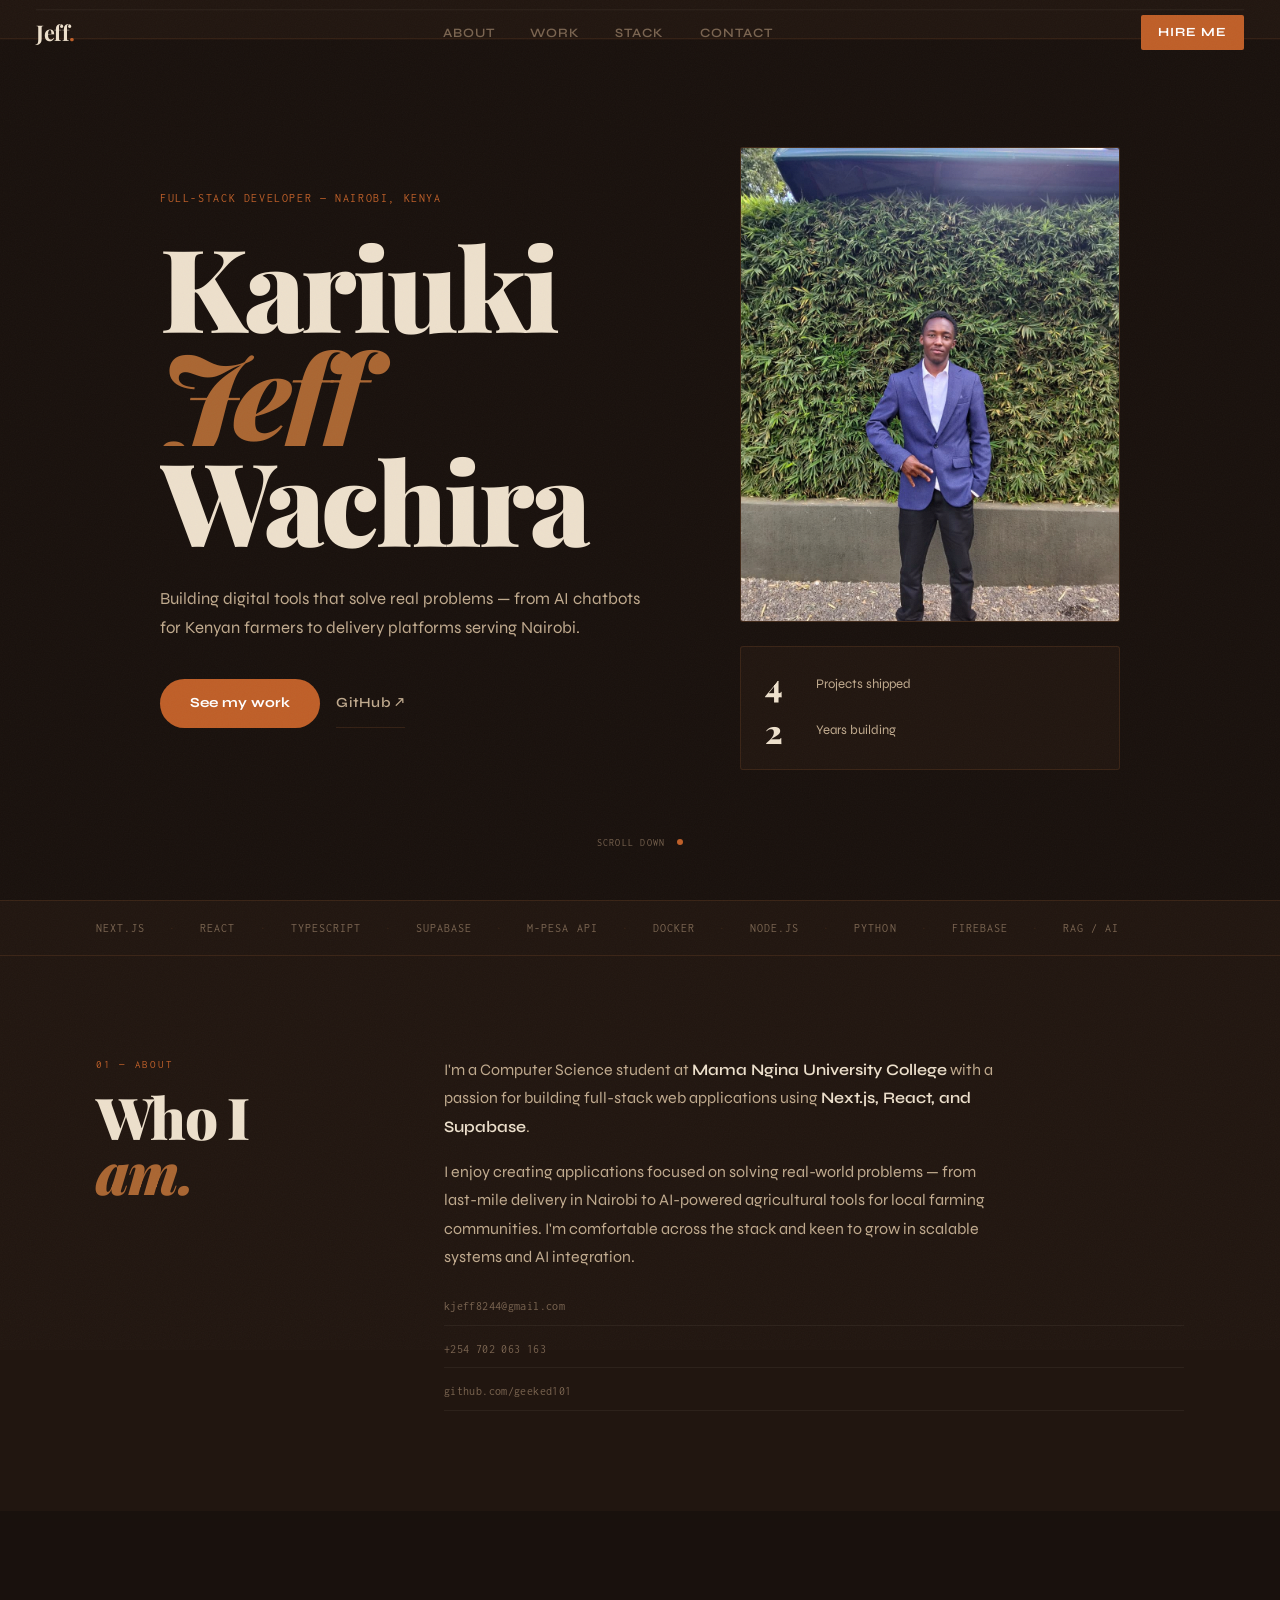
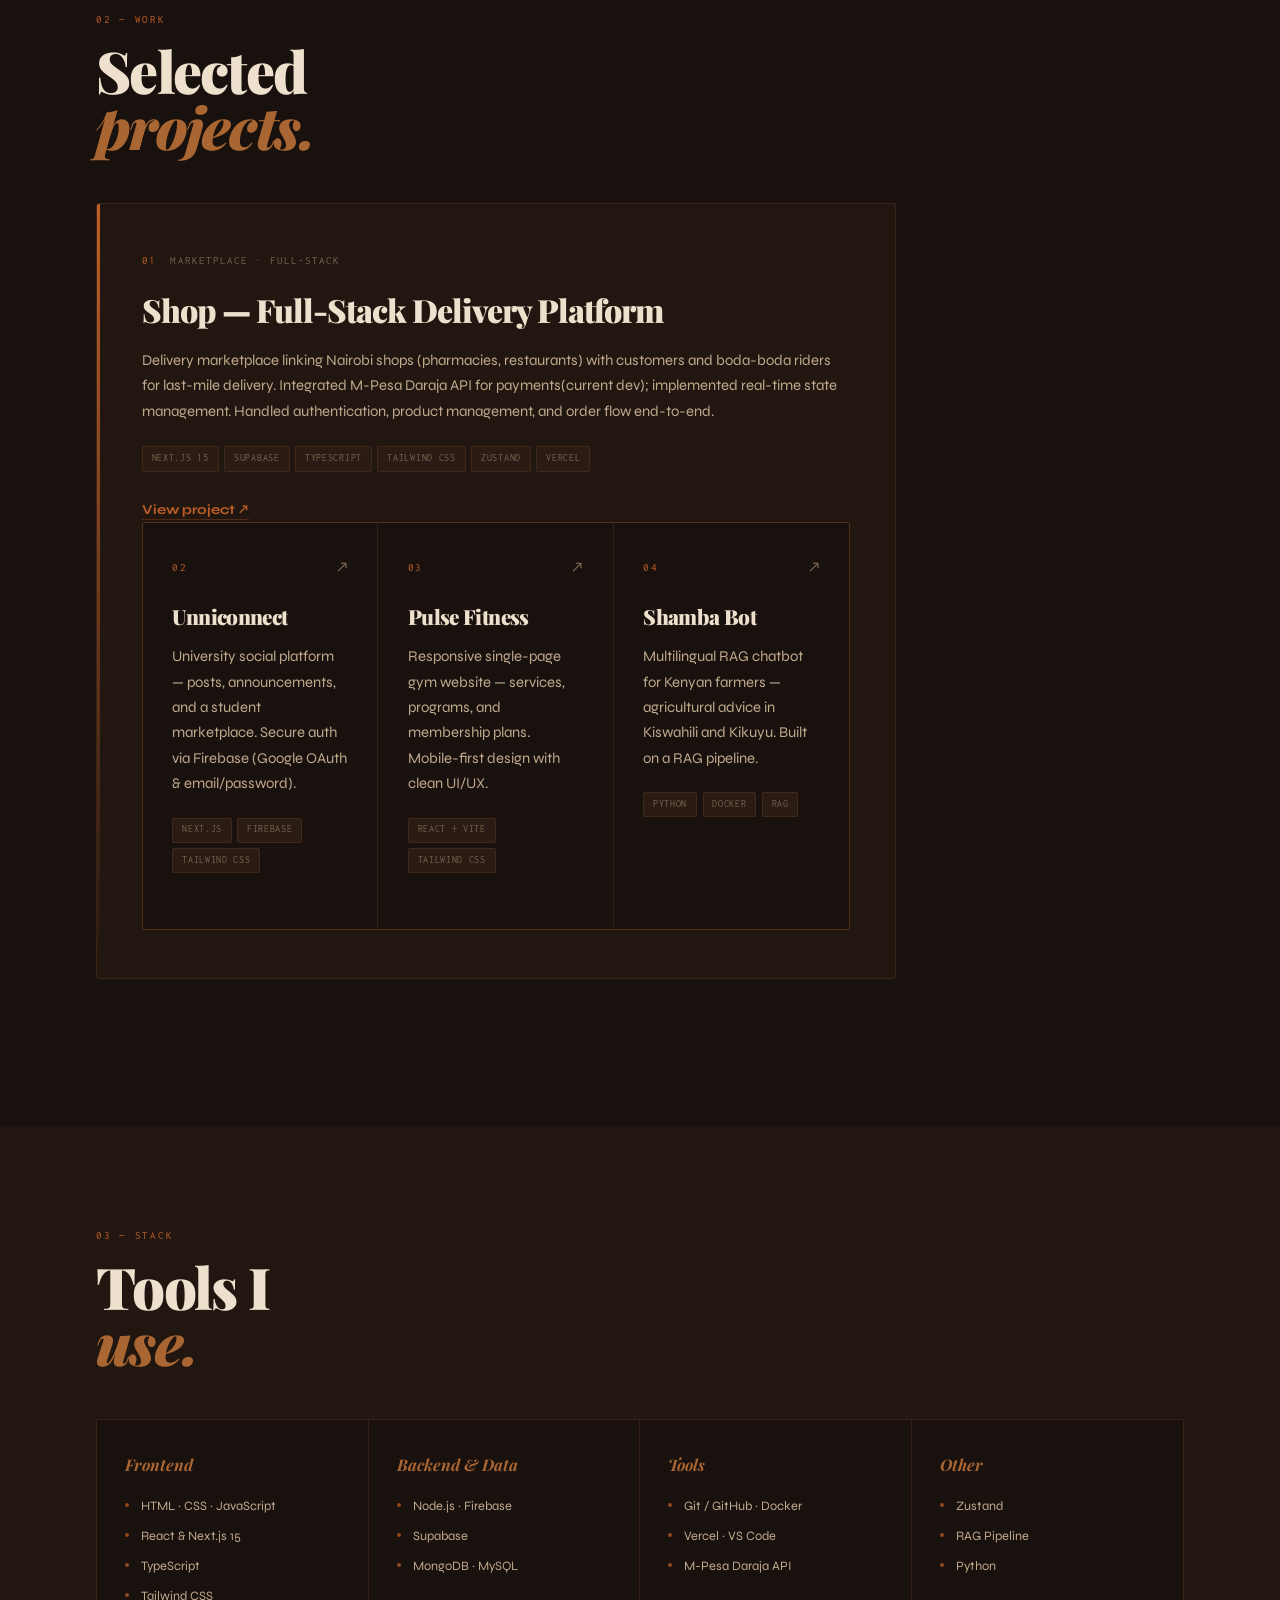
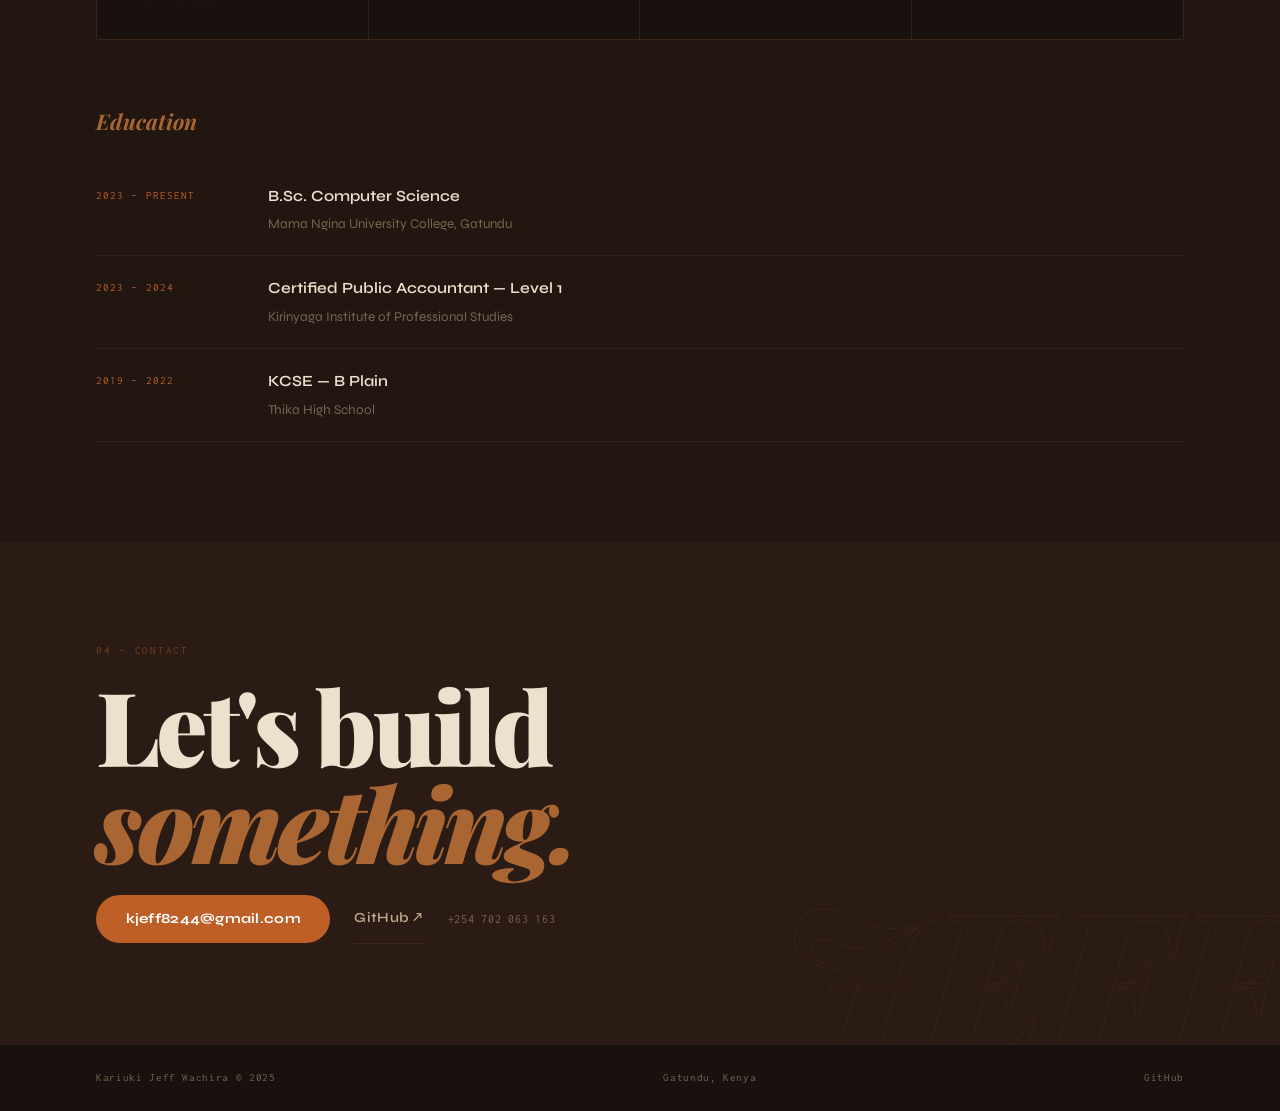
<file: portfolio3/index.html>
<!DOCTYPE html>
<html lang="en">
<head>
  <meta charset="UTF-8"/>
  <meta name="viewport" content="width=device-width, initial-scale=1.0"/>
  <title>Jeff Wachira — Developer</title>
  <link rel="preconnect" href="https://fonts.googleapis.com"/>
  <link rel="preconnect" href="https://fonts.gstatic.com" crossorigin/>
  <link href="https://fonts.googleapis.com/css2?family=Playfair+Display:ital,wght@0,400;0,700;0,900;1,400;1,700&family=Syne:wght@400;500;600;700;800&family=Inconsolata:wght@300;400;500&display=swap" rel="stylesheet"/>
  <link rel="stylesheet" href="css/style.css"/>
</head>
<body>

  <div class="grain" aria-hidden="true"></div>

  <!-- NAV -->
  <nav class="nav" id="nav">
    <a href="#" class="nav-logo">Jeff<em>.</em></a>
    <ul class="nav-links">
      <li><a href="#about">About</a></li>
      <li><a href="#work">Work</a></li>
      <li><a href="#stack">Stack</a></li>
      <li><a href="#contact">Contact</a></li>
    </ul>
    <a href="https://wa.me/254702063163" class="nav-cta" target="_blank">Hire me</a>
    <button class="burger" id="burger" aria-label="menu">
      <span></span><span></span>
    </button>
  </nav>

  <div class="mob-nav" id="mob-nav">
    <a href="#about">About</a>
    <a href="#work">Work</a>
    <a href="#stack">Stack</a>
    <a href="#contact">Contact</a>
  </div>

  <!-- HERO -->
  <section class="hero" id="hero">
    <div class="hero-inner">

      <div class="hero-left">
        <p class="tag fade-up">Full-Stack Developer &mdash; Nairobi, Kenya</p>

        <h1 class="hero-name">
          <span class="clip-wrap"><span class="clip-line fade-clip">Kariuki</span></span>
          <span class="clip-wrap"><span class="clip-line italic fade-clip" style="--delay:.1s">Jeff</span></span>
          <span class="clip-wrap"><span class="clip-line fade-clip" style="--delay:.2s">Wachira</span></span>
        </h1>

        <p class="hero-desc fade-up" style="--delay:.32s">
          Building digital tools that solve real problems — from AI chatbots for Kenyan farmers to delivery platforms serving Nairobi.
        </p>

        <div class="hero-ctas fade-up" style="--delay:.44s">
          <a href="#work" class="btn-fill">See my work</a>
          <a href="https://github.com/geeked101" target="_blank" class="btn-line">GitHub ↗</a>
        </div>
      </div>

      <div class="hero-right fade-up" style="--delay:.2s">
        <div class="photo-frame">
          <img src="img/jeff.jpg" alt="Jeff Wachira" class="photo-img">
        </div>
        <div class="hero-stats">
          <div class="hstat">
            <b class="hstat-n" data-target="4">0</b>
            <span>Projects shipped</span>
          </div>
          <div class="hstat">
            <b class="hstat-n" data-target="2">0</b>
            <span>Years building</span>
          </div>
        </div>
      </div>

    </div>

    <div class="hero-scroll fade-up" style="--delay:.6s">
      <span>Scroll down</span>
      <div class="scroll-dot"></div>
    </div>
  </section>

  <!-- DIVIDER — tech list, static, tasteful -->
  <div class="tech-bar">
    <div class="tech-bar-inner">
      <span>Next.js</span>
      <span>React</span>
      <span>TypeScript</span>
      <span>Supabase</span>
      <span>M-Pesa API</span>
      <span>Docker</span>
      <span>Node.js</span>
      <span>Python</span>
      <span>Firebase</span>
      <span>RAG / AI</span>
    </div>
  </div>

  <!-- ABOUT -->
  <section class="about section-gap" id="about">
    <div class="wrap">
      <div class="about-grid">

        <div class="about-left">
          <p class="eyebrow fade-up">01 &mdash; About</p>
          <h2 class="section-title fade-up" style="--delay:.08s">Who I<br/><em>am.</em></h2>
        </div>

        <div class="about-right">
          <p class="body-text fade-up" style="--delay:.12s">
            I'm a Computer Science student at <strong>Mama Ngina University College</strong> with a passion for building full-stack web applications using <strong>Next.js, React, and Supabase</strong>.
          </p>
          <p class="body-text fade-up" style="--delay:.2s">
            I enjoy creating applications focused on solving real-world problems — from last-mile delivery in Nairobi to AI-powered agricultural tools for local farming communities. I'm comfortable across the stack and keen to grow in scalable systems and AI integration.
          </p>

          <div class="contact-pills fade-up" style="--delay:.36s">
            <a href="mailto:kjeff8244@gmail.com">kjeff8244@gmail.com</a>
            <a href="tel:+254702063163">+254 702 063 163</a>
            <a href="https://github.com/geeked101" target="_blank">github.com/geeked101</a>
          </div>
        </div>

      </div>
    </div>
  </section>

  <!-- WORK -->
  <section class="work section-gap" id="work">
    <div class="wrap">
      <p class="eyebrow fade-up">02 &mdash; Work</p>
      <h2 class="section-title fade-up" style="--delay:.06s">Selected<br/><em>projects.</em></h2>

      <!-- Featured project -->
      <div class="proj-featured fade-up" style="--delay:.12s">
        <div class="pf-info">
          <div class="pf-meta">
            <span class="proj-no">01</span>
            <span class="proj-type">Marketplace &middot; Full-Stack</span>
          </div>
          <h3>Shop — Full-Stack Delivery Platform</h3>
          <p>Delivery marketplace linking Nairobi shops (pharmacies, restaurants) with customers and boda-boda riders for last-mile delivery. Integrated M-Pesa Daraja API for payments(current dev); implemented real-time state management. Handled authentication, product management, and order flow end-to-end.</p>
          <div class="chips">
            <span>Next.js 15</span><span>Supabase</span><span>TypeScript</span><span>Tailwind CSS</span><span>Zustand</span><span>Vercel</span>
          </div>
          <a href="https://shop-five-cyan.vercel.app/" class="text-link" target="_blank">View project ↗</a>
      </div>

      <!-- 3 smaller projects -->
      <div class="proj-list">

        <div class="proj-item fade-up" style="--delay:.05s">
          <div class="pi-top">
            <span class="proj-no">02</span>
            <a href="https://unniconnect.vercel.app" class="pi-link" target="_blank">↗</a>
          </div>
          <h3>Unniconnect</h3>
          <p>University social platform — posts, announcements, and a student marketplace. Secure auth via Firebase (Google OAuth &amp; email/password).</p>
          <div class="chips sm"><span>Next.js</span><span>Firebase</span><span>Tailwind CSS</span></div>
        </div>

        <div class="proj-item fade-up" style="--delay:.13s">
          <div class="pi-top">
            <span class="proj-no">03</span>
            <a href="https://wine.vercel.app" class="pi-link" target="_blank">↗</a>
          </div>
          <h3>Pulse Fitness</h3>
          <p>Responsive single-page gym website — services, programs, and membership plans. Mobile-first design with clean UI/UX.</p>
          <div class="chips sm"><span>React + Vite</span><span>Tailwind CSS</span></div>
        </div>

        <div class="proj-item fade-up" style="--delay:.22s">
          <div class="pi-top">
            <span class="proj-no">04</span>
            <a href="https://github.com/geeked101/Shamba-bot" class="pi-link" target="_blank">↗</a>
          </div>
          <h3>Shamba Bot</h3>
          <p>Multilingual RAG chatbot for Kenyan farmers — agricultural advice in Kiswahili and Kikuyu. Built on a RAG pipeline.</p>
          <div class="chips sm"><span>Python</span><span>Docker</span><span>RAG</span></div>
        </div>

      </div>
    </div>
  </section>

  <!-- STACK + EDU -->
  <section class="stack section-gap" id="stack">
    <div class="wrap">
      <p class="eyebrow fade-up">03 &mdash; Stack</p>
      <h2 class="section-title fade-up" style="--delay:.06s">Tools I<br/><em>use.</em></h2>

      <div class="stack-grid">
        <div class="stack-block fade-up" style="--delay:.1s">
          <h4>Frontend</h4>
          <ul>
            <li>HTML &middot; CSS &middot; JavaScript</li>
            <li>React &amp; Next.js 15</li>
            <li>TypeScript</li>
            <li>Tailwind CSS</li>
          </ul>
        </div>
        <div class="stack-block fade-up" style="--delay:.17s">
          <h4>Backend &amp; Data</h4>
          <ul>
            <li>Node.js &middot; Firebase</li>
            <li>Supabase</li>
            <li>MongoDB &middot; MySQL</li>
          </ul>
        </div>
        <div class="stack-block fade-up" style="--delay:.24s">
          <h4>Tools</h4>
          <ul>
            <li>Git / GitHub &middot; Docker</li>
            <li>Vercel &middot; VS Code</li>
            <li>M-Pesa Daraja API</li>
          </ul>
        </div>
        <div class="stack-block fade-up" style="--delay:.31s">
          <h4>Other</h4>
          <ul>
            <li>Zustand</li>
            <li>RAG Pipeline</li>
            <li>Python</li>
          </ul>
        </div>
      </div>

      <div class="edu-section fade-up" style="--delay:.15s">
        <h3 class="edu-heading">Education</h3>
        <div class="edu-rows">
          <div class="edu-row">
            <span class="edu-yr">2023 – Present</span>
            <div class="edu-info">
              <strong>B.Sc. Computer Science</strong>
              <span>Mama Ngina University College, Gatundu</span>
            </div>
          </div>
          <div class="edu-row">
            <span class="edu-yr">2023 – 2024</span>
            <div class="edu-info">
              <strong>Certified Public Accountant — Level 1</strong>
              <span>Kirinyaga Institute of Professional Studies</span>
            </div>
          </div>
          <div class="edu-row">
            <span class="edu-yr">2019 – 2022</span>
            <div class="edu-info">
              <strong>KCSE &mdash; B Plain</strong>
              <span>Thika High School</span>
            </div>
          </div>
        </div>
      </div>

    </div>
  </section>

  <!-- CONTACT -->
  <section class="contact-section section-gap" id="contact">
    <div class="wrap">
      <p class="eyebrow light fade-up">04 &mdash; Contact</p>
      <h2 class="contact-title fade-up" style="--delay:.08s">
        Let's build<br/><em>something.</em>
      </h2>
      <div class="contact-actions fade-up" style="--delay:.26s">
        <a href="mailto:kjeff8244@gmail.com" class="btn-fill">kjeff8244@gmail.com</a>
        <a href="https://github.com/geeked101" target="_blank" class="btn-line light">GitHub ↗</a>
        <span class="contact-phone">+254 702 063 163</span>
      </div>
    </div>
    <div class="bg-word" aria-hidden="true">JEFF</div>
  </section>

  <footer class="footer">
    <div class="wrap footer-row">
      <span>Kariuki Jeff Wachira &copy; 2025</span>
      <span>Gatundu, Kenya</span>
      <a href="https://github.com/geeked101" target="_blank">GitHub</a>
    </div>
  </footer>

  <script src="js/main.js"></script>
</body>
</html>
</file>
<file: portfolio3/css/style.css>
/* ============================================================
   Jeff Wachira Portfolio v3
   Warm brown · Earthy · Playfair heavy · No gimmicks
   ============================================================ */

:root {
  --bg:       #19110d;
  --bg2:      #211610;
  --bg3:      #2a1c14;
  --brown:    #6b3f22;
  --caramel:  #aa6632;
  --terra:    #bf5f28;
  --cream:    #ede0cc;
  --cream2:   #c0aa8e;
  --muted:    #7a6450;
  --rule:     rgba(170,102,50,.18);
  --rule2:    rgba(237,224,204,.06);

  --serif:    'Playfair Display', Georgia, serif;
  --sans:     'Syne', sans-serif;
  --mono:     'Inconsolata', monospace;

  --nav:  66px;
  --max:  1160px;
  --ease: cubic-bezier(.16,1,.3,1);
}

*,*::before,*::after { box-sizing:border-box; margin:0; padding:0; }
html { scroll-behavior:smooth; }

body {
  background: var(--bg);
  color: var(--cream);
  font-family: var(--sans);
  line-height: 1.65;
  overflow-x: hidden;
  -webkit-font-smoothing: antialiased;
}

::selection { background: var(--terra); color: #fff; }
::-webkit-scrollbar { width: 3px; }
::-webkit-scrollbar-track { background: var(--bg); }
::-webkit-scrollbar-thumb { background: var(--brown); }

/* GRAIN */
.grain {
  position: fixed; inset: -50%;
  width: 200%; height: 200%;
  pointer-events: none; z-index: 999;
  opacity: .032;
  background-image: url("data:image/svg+xml,%3Csvg xmlns='http://www.w3.org/2000/svg' width='300' height='300'%3E%3Cfilter id='n'%3E%3CfeTurbulence type='fractalNoise' baseFrequency='.85' numOctaves='4' stitchTiles='stitch'/%3E%3C/filter%3E%3Crect width='300' height='300' filter='url(%23n)'/%3E%3C/svg%3E");
  animation: g .35s steps(1) infinite;
}
@keyframes g {
  0%,100%{transform:translate(0,0)}10%{transform:translate(-1%,-2%)}
  30%{transform:translate(2%,1%)}50%{transform:translate(-2%,2%)}
  70%{transform:translate(1%,-2%)}90%{transform:translate(-1%,1%)}
}

/* CONTAINERS */
.wrap { max-width: var(--max); margin: 0 auto; padding: 0 2.25rem; }
.section-gap { padding: 100px 0; }

/* ============================================================ NAV */
.nav {
  position: fixed; top:0; left:0; right:0;
  height: var(--nav); z-index:200;
  display: flex; align-items: center; justify-content: space-between;
  padding: 0 2.25rem;
  transition: background .35s, border-color .35s;
  border-bottom: 1px solid transparent;
}
.nav.stuck {
  background: rgba(25,17,13,.9);
  backdrop-filter: blur(14px);
  border-color: var(--rule);
}

.nav-logo {
  font-family: var(--serif); font-size: 1.35rem; font-weight: 700;
  color: var(--cream); text-decoration: none; letter-spacing:-.02em;
}
.nav-logo em { font-style:normal; color: var(--terra); }

.nav-links {
  list-style: none; display: flex; gap: 2.2rem;
}
.nav-links a {
  font-family: var(--sans); font-size: .8rem; font-weight: 600;
  letter-spacing: .08em; text-transform: uppercase;
  color: var(--muted); text-decoration: none;
  transition: color .2s;
}
.nav-links a:hover { color: var(--cream); }

.nav-cta {
  font-family: var(--sans); font-size: .78rem; font-weight: 700;
  letter-spacing: .07em; text-transform: uppercase;
  background: var(--terra); color: #fff;
  text-decoration: none; padding: .42rem 1.1rem;
  border-radius: 2px; transition: background .2s;
}
.nav-cta:hover { background: var(--caramel); }

.burger {
  display: none; flex-direction: column; gap: 5px;
  background: none; border: none; cursor: pointer; padding: 4px;
}
.burger span {
  display: block; width: 22px; height: 1.5px;
  background: var(--cream);
  transition: transform .3s, opacity .3s;
}
.burger.open span:first-child { transform: translateY(6.5px) rotate(45deg); }
.burger.open span:last-child  { transform: translateY(-6.5px) rotate(-45deg); }

.mob-nav {
  position: fixed; top: var(--nav); left:0; right:0;
  background: var(--bg2); border-bottom: 1px solid var(--rule);
  z-index: 190; padding: 1rem 2.25rem 1.75rem;
  transform: translateY(-110%);
  transition: transform .35s var(--ease);
}
.mob-nav.open { transform: translateY(0); }
.mob-nav a {
  display: block; padding: .85rem 0;
  font-family: var(--sans); font-size: 1rem; font-weight: 600;
  color: var(--cream); text-decoration: none;
  border-bottom: 1px solid var(--rule2);
}

/* ============================================================ HERO */
.hero {
  min-height: 100vh;
  padding-top: var(--nav);
  display: flex; flex-direction: column; justify-content: center;
  position: relative;
}

.hero-inner {
  max-width: var(--max); margin: 0 auto; padding: 0 2.25rem;
  display: grid; grid-template-columns: 1fr 380px;
  gap: 5rem; align-items: center;
  padding-top: 4rem; padding-bottom: 4rem;
}

.tag {
  font-family: var(--mono); font-size: .72rem;
  letter-spacing: .14em; text-transform: uppercase;
  color: var(--terra); margin-bottom: 1.5rem;
}

.hero-name {
  font-family: var(--serif); font-weight: 900;
  font-size: clamp(4rem, 9vw, 8rem);
  line-height: .93; letter-spacing: -.03em;
  margin-bottom: 2rem;
}

/* clip reveal — parent overflow hidden via clip-wrap */
.clip-wrap {
  display: block; overflow: hidden;
}
.clip-line {
  display: block;
  transform: translateY(105%);
  transition: transform .9s var(--ease);
  transition-delay: var(--delay, 0s);
}
.clip-line.show { transform: translateY(0); }
.clip-line.italic { font-style: italic; color: var(--caramel); }

.hero-desc {
  font-size: 1.05rem; color: var(--cream2);
  max-width: 500px; margin-bottom: 2.25rem; line-height: 1.72;
}

.hero-ctas { display: flex; gap: 1rem; flex-wrap: wrap; }

.btn-fill {
  display: inline-flex; align-items: center;
  background: var(--terra); color: #fff;
  font-family: var(--sans); font-size: .87rem; font-weight: 700;
  padding: .8rem 1.85rem; border-radius: 100px;
  text-decoration: none; letter-spacing:.02em;
  transition: background .2s, transform .15s;
}
.btn-fill:hover { background: var(--caramel); transform: translateY(-2px); }

.btn-line {
  display: inline-flex; align-items: center;
  color: var(--cream2);
  font-family: var(--sans); font-size: .87rem; font-weight: 600;
  padding: .8rem 0; text-decoration: none;
  border-bottom: 1px solid var(--rule);
  transition: color .2s, border-color .2s;
  letter-spacing:.02em;
}
.btn-line:hover { color: var(--cream); border-color: var(--muted); }
.btn-line.light { color: var(--cream2); }

/* Hero right */
.photo-frame {
  background: var(--bg3); border: 1px solid var(--rule);
  aspect-ratio: 4/5; border-radius: 3px;
  display: flex; align-items: center; justify-content: center;
  position: relative; overflow: hidden;
  font-family: var(--serif); font-size: 2.5rem; font-weight: 700;
  color: var(--brown);
  margin-bottom: 1.5rem;
}
.photo-frame::after {
  content:'';
  position:absolute; inset:0;
  background: linear-gradient(135deg, transparent 55%, rgba(191,95,40,.07));
}
.photo-img {
  width: 100%; height: 100%;
  object-fit: cover;
  display: block;
}
.photo-label {
  position: absolute; bottom: 14px; right: 14px;
  font-family: var(--mono); font-size: .6rem;
  letter-spacing: .12em; text-transform: uppercase;
  background: var(--terra); color: #fff;
  padding: .32rem .65rem; border-radius: 1px;
}

.hero-stats {
  display: flex; flex-direction: column; gap: .9rem;
  padding: 1.35rem 1.5rem;
  background: var(--bg2); border: 1px solid var(--rule);
  border-radius: 3px;
}
.hstat { display: flex; align-items: center; gap: 1rem; }
.hstat-n {
  font-family: var(--serif); font-size: 2rem; font-weight: 900;
  color: var(--cream); line-height:1; letter-spacing:-.03em;
  min-width: 2.2rem;
}
.hstat span { font-size: .82rem; color: var(--cream2); }

/* scroll hint */
.hero-scroll {
  max-width: var(--max); margin: 0 auto;
  padding: 0 2.25rem 2rem;
  display: flex; align-items: center; gap: .75rem;
  font-family: var(--mono); font-size: .65rem;
  letter-spacing: .12em; text-transform: uppercase; color: var(--muted);
}
.scroll-dot {
  width: 6px; height: 6px; border-radius: 50%;
  background: var(--terra);
  animation: pulse 2s ease infinite;
}
@keyframes pulse {
  0%,100% { opacity:.3; transform:scale(.8); }
  50%      { opacity:1;  transform:scale(1.2); }
}

/* ============================================================ TECH BAR */
.tech-bar {
  border-top: 1px solid var(--rule);
  border-bottom: 1px solid var(--rule);
  background: var(--bg2);
  padding: 1.1rem 0;
}
.tech-bar-inner {
  max-width: var(--max); margin: 0 auto; padding: 0 2.25rem;
  display: flex; flex-wrap: wrap; gap: .6rem 1.5rem;
  align-items: center;
}
.tech-bar-inner span {
  font-family: var(--mono); font-size: .72rem;
  letter-spacing: .09em; text-transform: uppercase;
  color: var(--muted);
}
.tech-bar-inner span:not(:last-child)::after {
  content: '·'; margin-left: 1.5rem; color: var(--rule);
}

/* ============================================================ ABOUT */
.about { background: var(--bg2); }

.about-grid {
  display: grid; grid-template-columns: 260px 1fr;
  gap: 5.5rem; align-items: start;
}

.about-left .section-title {
  position: sticky; top: calc(var(--nav) + 1.5rem);
}

.eyebrow {
  font-family: var(--mono); font-size: .68rem;
  letter-spacing: .16em; text-transform: uppercase;
  color: var(--terra); margin-bottom: .9rem; display: block;
}
.eyebrow.light { color: rgba(191,95,40,.5); }

.section-title {
  font-family: var(--serif); font-weight: 900;
  font-size: clamp(2.4rem, 4.5vw, 4rem);
  line-height: .97; letter-spacing: -.03em;
}
.section-title em { font-style:italic; color: var(--caramel); }

.body-text {
  font-size: 1rem; color: var(--cream2); line-height: 1.76;
  margin-bottom: 1.1rem; max-width: 560px;
}
.body-text strong { color: var(--cream); font-weight:600; }

/* contact pills */
.contact-pills {
  display: flex; flex-direction: column; gap: .3rem;
}
.contact-pills a {
  font-family: var(--mono); font-size: .78rem;
  color: var(--muted); text-decoration: none;
  padding: .5rem 0; border-bottom: 1px solid var(--rule2);
  letter-spacing:.03em; transition: color .2s;
}
.contact-pills a:hover { color: var(--cream); }

/* ============================================================ WORK */
.work { background: var(--bg); }

/* featured */
.proj-featured {
  display: flex; flex-direction: column;
  margin: 3rem 0;
  padding: 3rem 2.8rem; border: 1px solid var(--rule);
  border-radius: 3px; background: var(--bg2);
  align-items: flex-start; position: relative; overflow:hidden;
  max-width: 800px;
}
.proj-featured::before {
  content:''; position:absolute;
  top:0; left:0; bottom:0; width:3px;
  background: linear-gradient(to bottom, var(--terra), transparent);
}

.pf-meta { display:flex; align-items:center; gap:.85rem; margin-bottom:.9rem; }
.proj-no {
  font-family: var(--mono); font-size:.68rem;
  letter-spacing:.14em; color:var(--terra);
}
.proj-type {
  font-family: var(--mono); font-size:.68rem;
  letter-spacing:.1em; text-transform:uppercase; color:var(--muted);
}

.proj-featured h3,
.proj-item h3 {
  font-family: var(--serif); font-size: 2rem; font-weight:900;
  letter-spacing:-.03em; margin-bottom:.7rem;
}
.proj-item h3 { font-size: 1.3rem; }

.proj-featured p, .proj-item p {
  font-size:.93rem; color:var(--cream2); line-height:1.7; margin-bottom:1.35rem;
}

.chips { display:flex; flex-wrap:wrap; gap:.35rem; margin-bottom:1.5rem; }
.chips span {
  font-family:var(--mono); font-size:.64rem; letter-spacing:.07em;
  text-transform:uppercase; color:var(--muted);
  background:var(--bg3); border:1px solid var(--rule);
  padding:.22rem .55rem; border-radius:2px;
}
.chips.sm span { font-size:.6rem; }

.text-link {
  font-family:var(--sans); font-size:.85rem; font-weight:700;
  color:var(--terra); text-decoration:none;
  border-bottom:1px solid rgba(191,95,40,.3); padding-bottom:.1rem;
  transition: color .2s, border-color .2s;
}
.text-link:hover { color:var(--caramel); border-color:var(--caramel); }

/* proj list */
.proj-list {
  display:grid; grid-template-columns:repeat(3,1fr);
  gap:0; background:var(--rule); border:1px solid var(--rule);
  border-radius:3px; overflow:hidden;
}
.proj-item {
  background:var(--bg); padding:2rem 1.85rem;
  transition: background .22s;
}
.proj-item:not(:last-child) { border-right:1px solid var(--rule); }
.proj-item:hover { background:var(--bg2); }

.pi-top {
  display:flex; justify-content:space-between; align-items:center;
  margin-bottom:1.1rem;
}
.pi-link {
  color:var(--muted); text-decoration:none; font-size:1rem;
  transition: color .2s, transform .2s; display:block;
}
.pi-link:hover { color:var(--terra); transform:translate(2px,-2px); }

/* ============================================================ STACK */
.stack { background: var(--bg2); }

.stack-grid {
  display:grid; grid-template-columns:repeat(4,1fr);
  border:1px solid var(--rule); border-radius:3px; overflow:hidden;
  margin:3rem 0;
}
.stack-block {
  padding:2rem 1.75rem; background:var(--bg);
  border-right:1px solid var(--rule);
  transition:background .22s;
}
.stack-block:last-child { border-right:none; }
.stack-block:hover { background:var(--bg3); }
.stack-block h4 {
  font-family:var(--serif); font-style:italic;
  font-size:1rem; font-weight:700; color:var(--caramel);
  margin-bottom:1.1rem;
}
.stack-block ul { list-style:none; display:flex; flex-direction:column; gap:.55rem; }
.stack-block li {
  font-family:var(--sans); font-size:.8rem; color:var(--cream2);
  padding-left:1rem; position:relative;
}
.stack-block li::before {
  content:''; position:absolute; left:0; top:.55em;
  width:4px; height:4px; border-radius:50%;
  background:var(--terra); opacity:.7;
}

/* education */
.edu-section { padding-top: 1rem; }
.edu-heading {
  font-family:var(--serif); font-size:1.35rem; font-weight:700;
  font-style:italic; color:var(--caramel); margin-bottom:1.5rem;
}
.edu-rows { display:flex; flex-direction:column; }
.edu-row {
  display:grid; grid-template-columns:140px 1fr;
  gap:2rem; align-items:start;
  padding:1.25rem 0; border-bottom:1px solid var(--rule2);
}
.edu-yr {
  font-family:var(--mono); font-size:.68rem;
  letter-spacing:.1em; text-transform:uppercase; color:var(--terra);
  padding-top:.2rem;
}
.edu-info { display:flex; flex-direction:column; gap:.25rem; }
.edu-info strong { font-size:.97rem; font-weight:600; color:var(--cream); }
.edu-info span { font-size:.84rem; color:var(--muted); }

/* ============================================================ CONTACT */
.contact-section {
  background:var(--bg3); position:relative; overflow:hidden;
}
.contact-title {
  font-family:var(--serif); font-weight:900;
  font-size:clamp(3rem,8vw,6.5rem);
  line-height:.95; letter-spacing:-.04em;
  margin:1rem 0 1.5rem; position:relative; z-index:2;
}
.contact-title em { font-style:italic; color:var(--caramel); }
.contact-sub {
  font-size:1rem; color:var(--cream2); margin-bottom:2.5rem;
  max-width:440px; position:relative; z-index:2;
}
.contact-actions {
  display:flex; align-items:center; gap:1.5rem;
  flex-wrap:wrap; position:relative; z-index:2;
}
.contact-phone {
  font-family:var(--mono); font-size:.78rem;
  letter-spacing:.06em; color:var(--muted);
}

.bg-word {
  position:absolute; right:-.05em; bottom:-.15em;
  font-family:var(--serif); font-weight:900; font-style:italic;
  font-size:clamp(100px,17vw,200px); line-height:1;
  color:transparent;
  -webkit-text-stroke:1px rgba(170,102,50,.1);
  pointer-events:none; user-select:none; z-index:1;
}

/* ============================================================ FOOTER */
.footer {
  background:var(--bg); border-top:1px solid var(--rule);
  padding:1.5rem 0;
}
.footer-row {
  display:flex; align-items:center; justify-content:space-between;
  font-family:var(--mono); font-size:.68rem;
  letter-spacing:.06em; color:var(--muted);
}
.footer-row a { color:var(--muted); text-decoration:none; transition:color .2s; }
.footer-row a:hover { color:var(--cream); }

/* ============================================================ ANIMATIONS */

/* fade up — default for most elements */
.fade-up {
  opacity:0; transform:translateY(24px);
  transition: opacity .75s var(--ease), transform .75s var(--ease);
  transition-delay: var(--delay, 0s);
}
.fade-up.show { opacity:1; transform:translateY(0); }

/* clip line for hero name */
/* clip-wrap has overflow:hidden, clip-line starts translated down */
/* show class added by JS when in view */

/* ============================================================ RESPONSIVE */
@media(max-width:1024px){
  .hero-inner { grid-template-columns:1fr; max-width:640px; }
  .hero-right { display:none; }
  .about-grid { grid-template-columns:1fr; gap:2.5rem; }
  .about-left .section-title { position:static; }
  .stack-grid { grid-template-columns:repeat(2,1fr); }
  .stack-block:nth-child(2){ border-right:none; }
  .stack-block:nth-child(3){ border-top:1px solid var(--rule); }
  .stack-block:nth-child(4){ border-right:none; border-top:1px solid var(--rule); }
  .proj-featured { grid-template-columns:1fr; }
  .proj-list { grid-template-columns:1fr 1fr; }
  .proj-item:nth-child(2){ border-right:none; }
  .proj-item:nth-child(3){ border-right:none; border-top:1px solid var(--rule); grid-column:1/-1; }
}

@media(max-width:768px){
  .nav-links, .nav-cta { display:none; }
  .burger { display:flex; }
  .section-gap { padding:72px 0; }
  .wrap { padding:0 1.4rem; }
  .hero-inner { padding-left:1.4rem; padding-right:1.4rem; }
  .hero-scroll { padding-left:1.4rem; }
  .tech-bar-inner { padding:0 1.4rem; }
  .proj-list { grid-template-columns:1fr; }
  .proj-item { border-right:none !important; border-top:1px solid var(--rule); }
  .proj-item:first-child { border-top:none; }
  .stack-grid { grid-template-columns:1fr 1fr; }
  .edu-row { grid-template-columns:1fr; gap:.4rem; }
  .footer-row span:nth-child(2){ display:none; }
}

@media(max-width:480px){
  .hero-name { font-size:clamp(3.2rem,14vw,5rem); }
  .hero-ctas { flex-direction:column; }
  .proj-featured { padding:1.75rem; }
  .stack-grid { grid-template-columns:1fr; }
  .stack-block { border-right:none; border-top:1px solid var(--rule); }
  .stack-block:first-child { border-top:none; }
  .contact-actions { flex-direction:column; align-items:flex-start; gap:1rem; }
}
</file>
